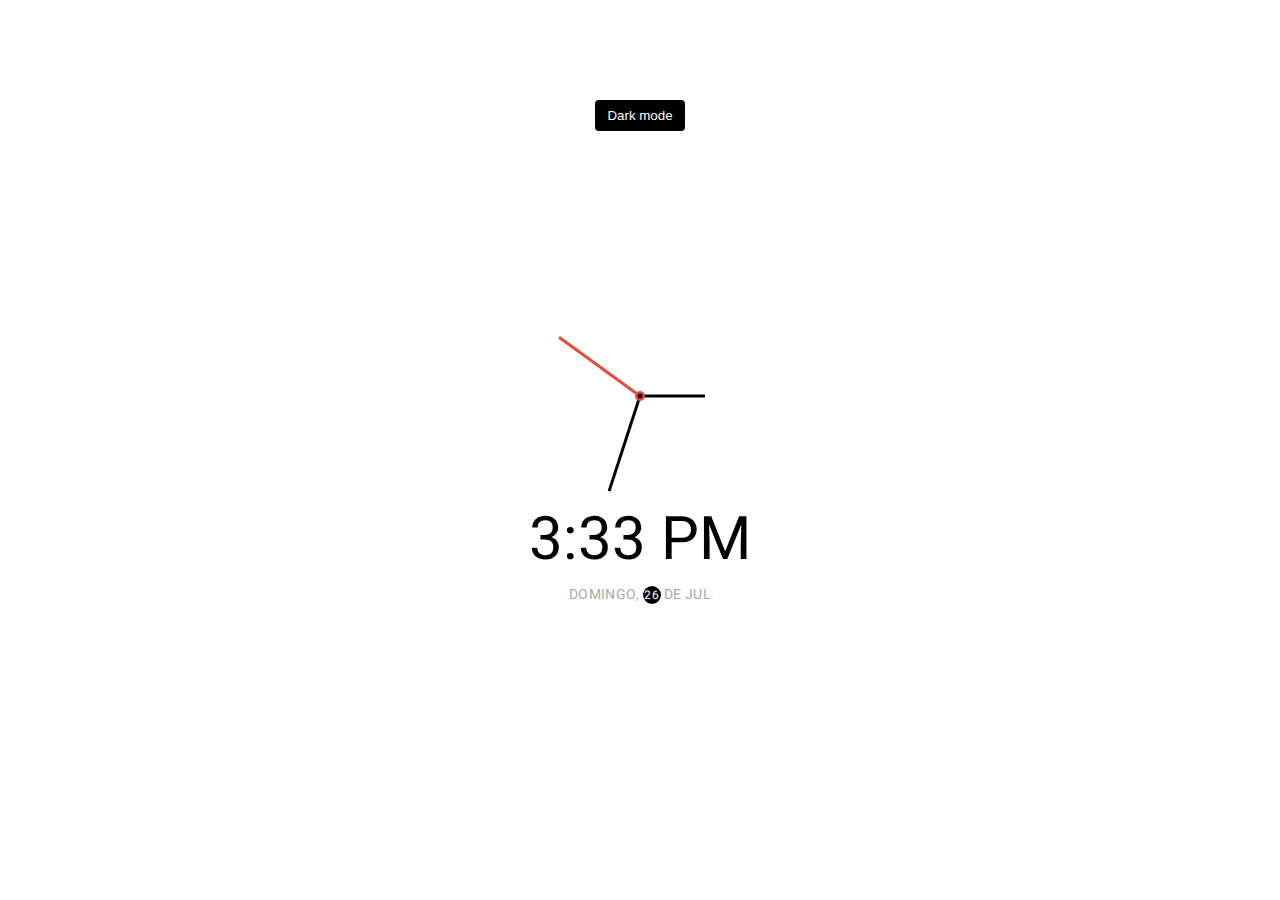
<file: index.html>
<!DOCTYPE html>
<html lang="en">
  <head>
    <meta charset="UTF-8" />
    <meta name="viewport" content="width=device-width, initial-scale=1.0" />
    <link rel="stylesheet" href="style.css" />
    <title>Theme Clock</title>
  </head>
  <body>
    <!-- Inspired by this dribbble shot https://dribbble.com/shots/5958443-Alarm-clock -->

    <button class="toggle">Dark mode</button>

    <div class="clock-container">
      <div class="clock">
        <div class="needle hour"></div>
        <div class="needle minute"></div>
        <div class="needle second"></div>
        <div class="center-point"></div>
      </div>

      <div class="time"></div>
      <div class="date"></div>
    </div>

    <script src="script.js"></script>
  </body>
</html>
</file>
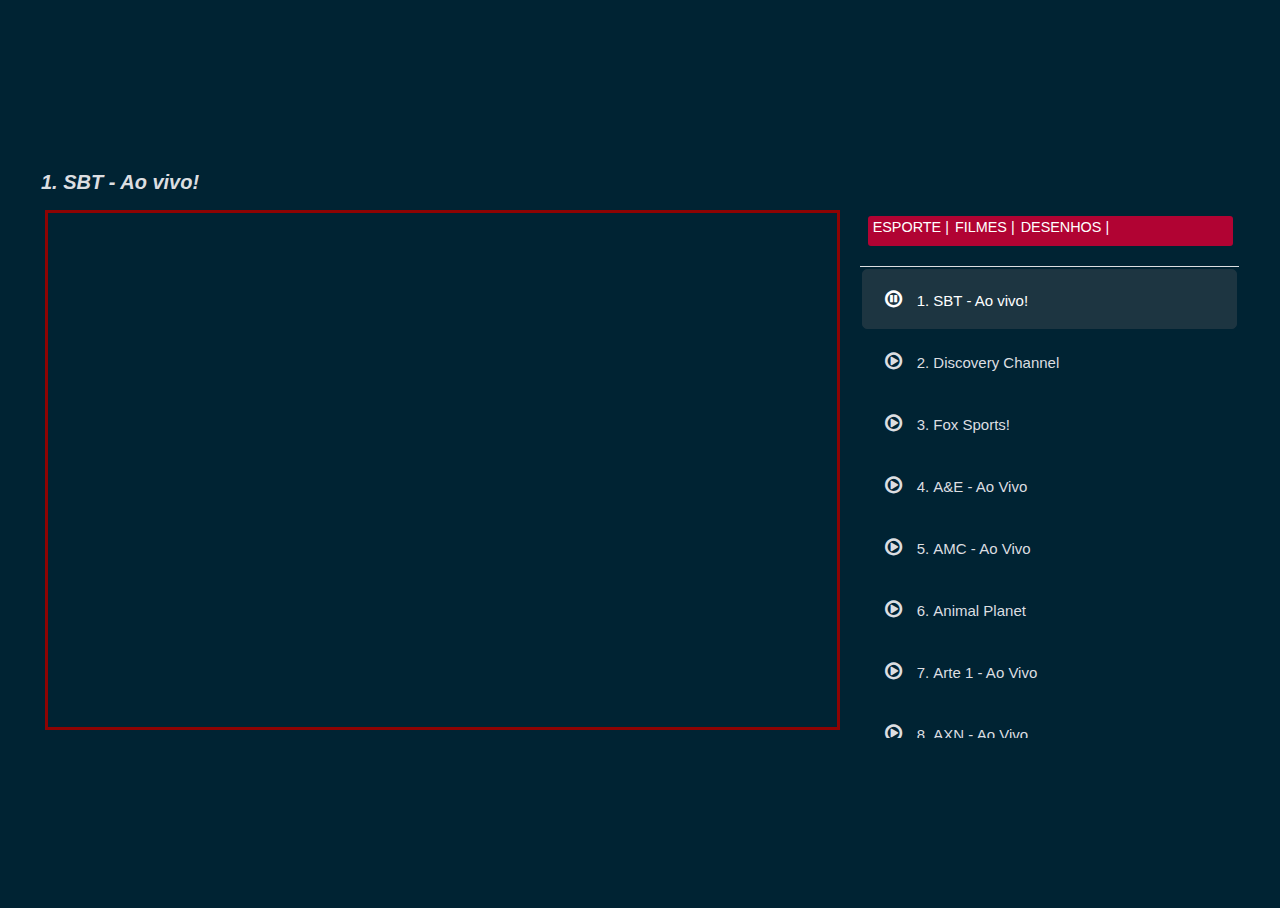
<file: tv/index.html>
<!DOCTYPE html>
<html lang="pt">
<head>
    <meta charset="UTF-8">
    <meta name="viewport" content="width=device-width, initial-scale=1.0">
    <link rel="stylesheet" href="https://stackpath.bootstrapcdn.com/font-awesome/4.7.0/css/font-awesome.min.css">
    <link rel="stylesheet" href="./style.css">
    <title> NS Player</title>
</head>
<body>
    <main> 
     <!-- *** NAVEGAÇÃO MENU *** -->
     <section>
        <h2 class="title"></h2>
        <div class="container">
            <div id="video_player">
                <iframe controls id="main-Video" src="" frameborder="0" width="640"></iframe>
            </div>
            <div class="playlistBx">
                <div class="header">
                    <div class="row">
                        <span class="AllLessons"></span>
                        <div class="menu">
                            <nav>
                                <ul id="menu">
                                    <li id="menu">
                                        <!-- <a href="./aberta/">ABERTA |</a>                                         -->
                                        <a href="./esporte/">ESPORTE |</a>
                                        <a href="./filme/">FILMES |</a>
                                        <a href="./desenho/">DESENHOS |</a>
                                       
                                        <!-- <a href="./variedades">Variedades</a> -->
                                    </li>
                                </ul>
                            </nav>
                        </div>
                    </div>
                </div>
                <ul class="playlist" id="playlist">
                </ul>
            </div>
        </div>
     </section>
    </main>

    <script src="video-list.js"></script>
    <script src="script.js"></script>
</body>
</html>
</file>
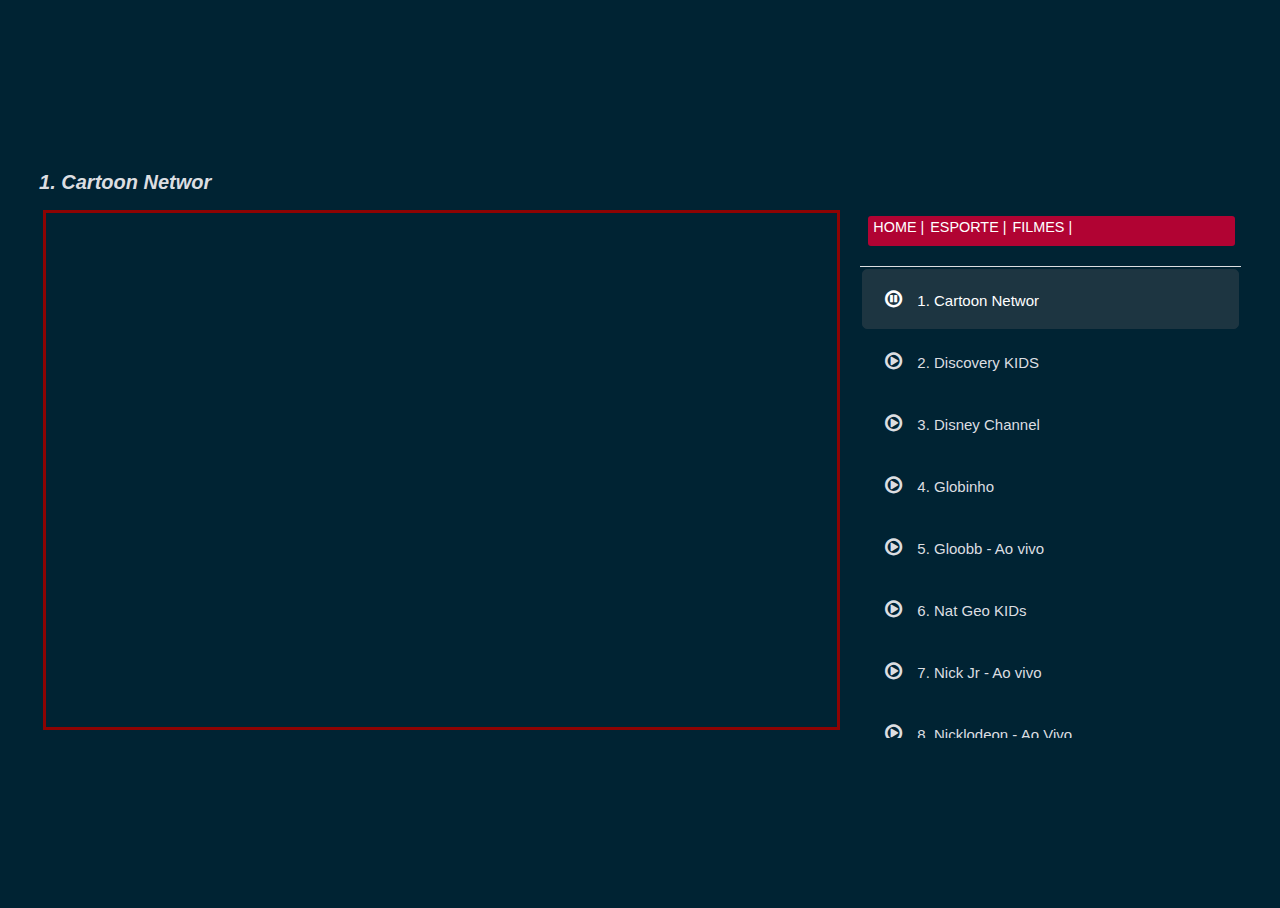
<file: tv/desenho/index.html>
<!DOCTYPE html>
<html lang="pt">
<head>
    <meta charset="UTF-8">
    <meta name="viewport" content="width=device-width, initial-scale=1.0">
    <link rel="stylesheet" href="https://stackpath.bootstrapcdn.com/font-awesome/4.7.0/css/font-awesome.min.css">
    <link rel="stylesheet" href="../style.css">
    <title> NS Player</title>
</head>
<body>
    <!-- *** NAVEGAÇÃO MENU *** -->
    <section>
        <h2 class="title"></h2>
        <div class="container">
            <div id="video_player">
                <iframe controls id="main-Video" src="" frameborder="0" height=700 width="640"></iframe>
            </div>
            <div class="playlistBx">
                <div class="header">
                    <div class="row">
                        <span class="AllLessons"></span>
                        <div class="menu">
                            <nav>
                                <ul id="menu">
                                    <li id="menu">
                                         <a href="..//">HOME |</a>                                        
                                         <a href="../esporte/">ESPORTE |</a>
                                         <!-- <a href="../desenho/">Desenhos |</a> -->
                                         <a href="../filme/">FILMES |</a>
                                         <!-- <a href="./variedades">Variedades</a> -->
                                    </li>
                                </ul>
                            </nav>
                        </div>
                    </div>
                </div>
                <ul class="playlist" id="playlist">
                </ul>
            </div>
        </div>
    </section>
    <script src="./desenho.js"></script>
    <script src="../script.js"></script>
</body>
</html>
</file>
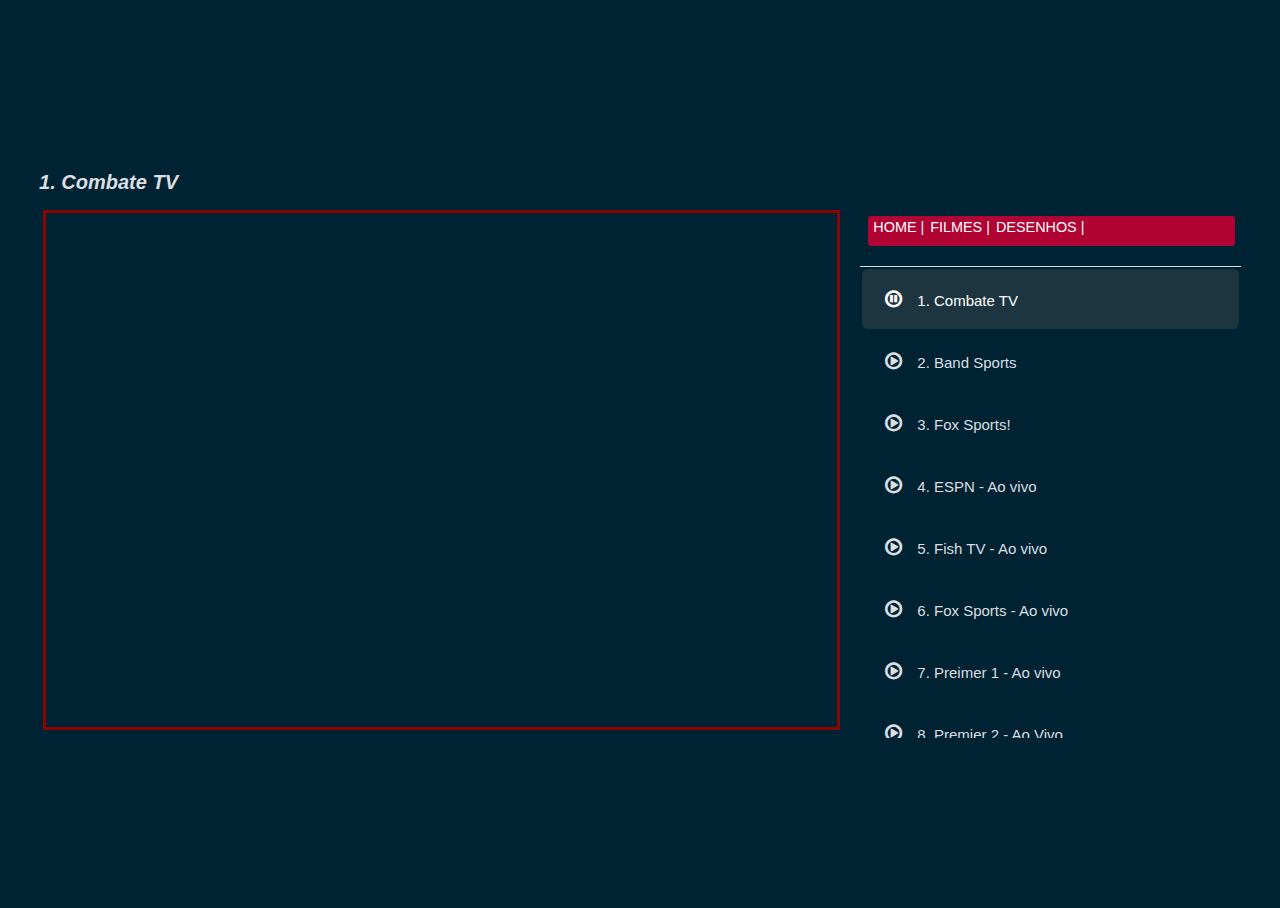
<file: tv/esporte/index.html>
<!DOCTYPE html>
<html lang="pt">
<head>
    <meta charset="UTF-8">
    <meta name="viewport" content="width=device-width, initial-scale=1.0">
    <link rel="stylesheet" href="https://stackpath.bootstrapcdn.com/font-awesome/4.7.0/css/font-awesome.min.css">
    <link rel="stylesheet" href="../style.css">
    <title> NS Player</title>
</head>
<body>
    <!-- *** NAVEGAÇÃO MENU *** -->
    <section>
        <h2 class="title"></h2>
        <div class="container">
            <div id="video_player">
                <iframe controls id="main-Video" src="" frameborder="0" height=700 width="640"></iframe>
            </div>
            <div class="playlistBx">
                <div class="header">
                    <div class="row">
                        <span class="AllLessons"></span>
                        <div class="menu">
                            <nav>
                                <ul id="menu">
                                    <li id="menu">
                                        <a href="../">HOME |</a>                                        
                                        <!-- <a href="./esporte/">Esporte |</a> -->
                                        <a href="../filme/">FILMES |</a>
                                        <a href="../desenho/">DESENHOS |</a>                                        
                                        <!-- <a href="./variedades">Variedades</a> -->
                                    </li>
                                </ul>
                            </nav>
                        </div>
                    </div>
                </div>
                <ul class="playlist" id="playlist">
                </ul>
            </div>
        </div>
    </section>
    <script src="./esporte.js"></script>
    <script src="../script.js"></script>
</body>
</html>
</file>
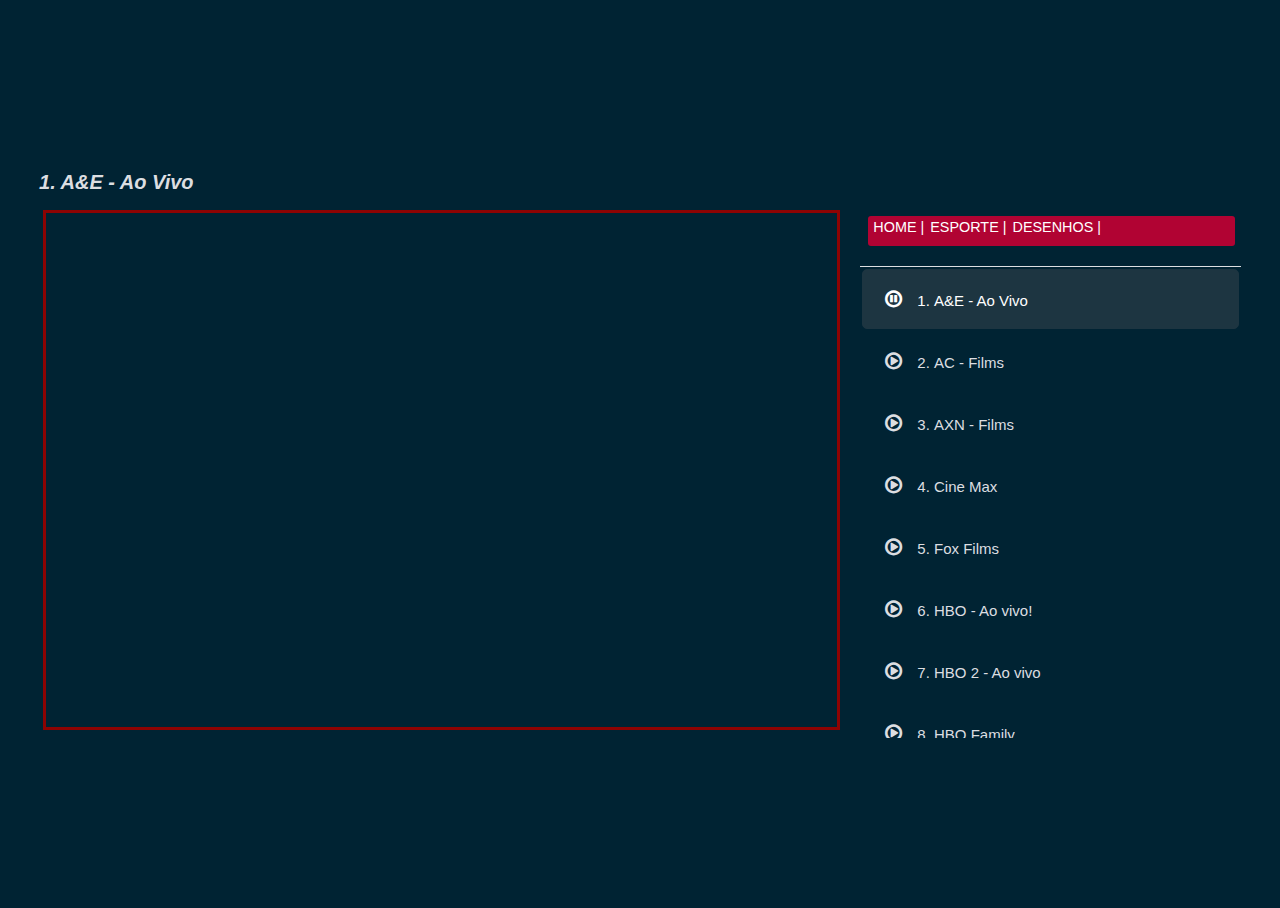
<file: tv/filme/index.html>
<!DOCTYPE html>
<html lang="pt">
<head>
    <meta charset="UTF-8">
    <meta name="viewport" content="width=device-width, initial-scale=1.0">
    <link rel="stylesheet" href="https://stackpath.bootstrapcdn.com/font-awesome/4.7.0/css/font-awesome.min.css">
    <link rel="stylesheet" href="../style.css">
    <title> NS Player</title>
</head>
<body>
    <!-- *** NAVEGAÇÃO MENU *** -->
    <section>
        <h2 class="title"></h2>
        <div class="container">
            <div id="video_player">
                <iframe controls id="main-Video" src="" frameborder="0" height=700 width="640"></iframe>
            </div>
            <div class="playlistBx">
                <div class="header">
                    <div class="row">
                        <span class="AllLessons"></span>
                        <div class="menu">
                            <nav>
                                <ul id="menu">
                                    <li id="menu">
                                        <a href="../index.html">HOME |</a>                                        
                                        <a href="../esporte/">ESPORTE |</a>
                                        <a href="../desenho/">DESENHOS |</a>
                                        <!-- <a href="./filme/">Filmes |</a> -->
                                        <!-- <a href="./variedades">Variedades</a> -->
                                    </li>
                                </ul>
                            </nav>
                        </div>
                    </div>
                </div>
                <ul class="playlist" id="playlist">
                </ul>
            </div>
        </div>
    </section>
    <script src="./filme.js"></script>
    <script src="../script.js"></script>
</body>
</html>
</file>
<file: style.css>
@import url('https://fonts.googleapis.com/css?family=Heebo:300&display=swap');

* {
  box-sizing: border-box;
}

:root {
  --primary-color: #000;
  --secondary-color: #fff;
 }

html {
  transition: all 0.5s ease-in;
}

html.dark {
  --primary-color: #fff;
  --secondary-color: #333;
 }

html.dark {
    background-image: url('./background.webp') ;
  /* background-color: #111; */
  color: var(--primary-color);
}

body {
  font-family: 'Heebo', sans-serif;
  display: flex;
  align-items: center;
  justify-content: center;
  height: 100vh;
  overflow: hidden;
  margin: 0;
}

.toggle {
  cursor: pointer;
  background-color: var(--primary-color);
  color: var(--secondary-color);
  border: 0;
  border-radius: 4px;
  padding: 8px 12px;
  position: absolute;
  top: 100px;
}

.toggle:focus {
  outline: none;
}

.clock-container {
  display: flex;
  flex-direction: column;
  justify-content: space-between;
  align-items: center;
}

.clock {
  position: relative;
  width: 200px;
  height: 200px;
}

.needle {
  background-color: var(--primary-color);
  position: absolute;
  top: 50%;
  left: 50%;
  height: 65px;
  width: 3px;
  transform-origin: bottom center;
  transition: all 0.5s ease-in;
}

.needle.hour {
  transform: translate(-50%, -100%) rotate(0deg);
}

.needle.minute {
  transform: translate(-50%, -100%) rotate(0deg);
  height: 100px;
}

.needle.second {
  transform: translate(-50%, -100%) rotate(0deg);
  height: 100px;
  background-color: #e74c3c;
}

.center-point {
  background-color: #e74c3c;
  width: 10px;
  height: 10px;
  position: absolute;
  top: 50%;
  left: 50%;
  transform: translate(-50%, -50%);
  border-radius: 50%;
}

.center-point::after {
  content: '';
  background-color: var(--primary-color);
  width: 5px;
  height: 5px;
  position: absolute;
  top: 50%;
  left: 50%;
  transform: translate(-50%, -50%);
  border-radius: 50%;
}

.time {
  font-size: 60px;
}

.date {
  color: #aaa;
  font-size: 14px;
  letter-spacing: 0.3px;
  text-transform: uppercase;
}

.date .circle {
  background-color: var(--primary-color);
  color: var(--secondary-color);
  border-radius: 50%;
  height: 18px;
  width: 18px;
  display: inline-flex;
  align-items: center;
  justify-content: center;
  line-height: 18px;
  transition: all 0.5s ease-in;
  font-size: 12px;
}
</file>
<file: tv/style.css>
*
{   margin: 2px;
    padding: 0;
    box-sizing: border-box;
}
body::-webkit-scrollbar
{
   width: 10;
}
body::-webkit-scrollbar-thumb
{
   height: 80px;
   background: #375666;
   border: 8px solid transparent;
   border-radius: 12px;
}
body::-webkit-scrollbar-thumb:active
{
    background: #003349;
}
body
{
    font-family: sans-serif;
    background: #002333;
}
li
{
    list-style: none;
}
section
{
    display: flex;
    justify-content: center;
    align-items: center;
    flex-direction: column;
    padding: 2.6%;
    min-height: 100vh;
}
.title
{
    font-size: 20px;
    font-weight: 600;
    color: #dcdee1;
    text-align: left;
    width: 100%;
    font-style: italic;
    /* font-family: Impact, sans-serif; */
    margin-bottom: 10px;
}
.container
{
    position: relative;
    width: 100%;
    height: 100%;
    display: grid;
    grid-template-columns: 2fr 1fr;
    overflow: hidden;
    /* border: 2px solid red; */
}
.container #main-Video
{
    position: relative;
    width: 100%;
    height: 520px;
    overflow: hidden;
    outline: none;
}

.playlistBx
{
    position: relative;
    height: 100%;
    margin: 0 10px 0 10px;
    /* border: 2px solid rgb(141, 3, 3); */
}
.playlist
{
    position: absolute;
    width: 100%;
    height: calc(100% - 40px);
    overflow-y: scroll;
    border-top: 1px solid #dcdee1;
}
.playlist::-webkit-scrollbar
{
   width: 0px;
}
.playlistBx .row .AllLessons
{
   display: block;
   text-align: left;
   color: #969799;
   font-size: 15px;
   font-weight: 700;
   margin-left: 40px;
   line-height: 40px;
}
.playlist li
{
   display: flex;
   justify-content: space-between;
   align-items: center;
   list-style: none;
   color: #dcdee1;
   cursor: pointer;
   border: 1px solid transparent;
   padding: 15px 18px;
   border-radius: 5px;
}
.playlist li:hover
{
    border: 0.5px solid #375666;
}
.playlist li .row span
{
    font-size: 15px;
    font-weight: 400;
    color: #dcdee1;
    text-decoration: none;
    display: inline-block;
    text-align: left;
}
.playlist li .row span::before
{
    content: '\f01d';
    font-family: FontAwesome;
    color: #dcdee1;
    margin-right: 15px;
    font-size: 20px;
}
ul li.playing .row span::before
{
    content: '\f28c';
    font-family: FontAwesome;
    color: #fff;
    margin-right: 15px;
    font-size: 20px;
}
.playlist li.playing .row span
{
   color: #fff;
}
.playlist li span.duration
{
    font-size: 15px;
    font-weight: 400;
    display: inline-block;
    color: #dcdee1;
    text-align: right;
}
.playlist li.playing
{
   pointer-events: none;
   background: #1d3541;
   border: 0.5px solid #1d3541;
}

@media(max-width: 1092px){
    section
    {
        padding: 30px 10px;
    }
    .container
    {
        width: 100%;
        display: grid;
        grid-template-columns: repeat(1,1fr);
        overflow: hidden;
    }
    .container #main-Video
    {
        height: 400px;
    }
    .playlistBx
    {
        height: 380px;
        margin-top: 10px;
    }
    .playlist
    {
        position: absolute;
        width: 100%;
        height: calc(100% - 40px);
        overflow-y: scroll;
    }
}
@media(max-width: 650px){
    #main-Video
    {
        height: 300px !important;
    }
}
@media(max-width: 500px){
    #main-Video
    {
        height: 280px !important;
    }
}
@media(max-width: 400px){
    #main-Video
    {
        height: 250px !important;
    }
}


  
/***** Barra de Navegação 
  **/
#menu {
    height: 30px;
    width: 100%;
    padding: 0%;     
    background-color: #b10333;
    border-radius: 3px;
    text-align: center; 
}


.menu a {    
    font-family: 'Trebuchet MS', sans-serif;
    text-decoration:solid;
    float: left;
    font-size: 0.9em;
    color: #fff;
    padding: 1px;        
}

.menu a:hover {
    color: #12b8c7;
}

  ul {
    margin: 10px;
    padding: 0px;
    list-style: none;
}

.topo ul {
    margin-top: 15px;    
    float: left;
}

.topo ul li {
    float: left;
}

.topo ul a {
    font-size: 0.9em;
    display: block;
    padding: 0.5em 1.1em;
    line-height: 1.8em;
    text-decoration: none;
    color: #fff;    
}

h1 {
    text-decoration-color: #fff ;
}
iframe {
    border: 3px solid rgb(141, 3, 3);
}
</file>
